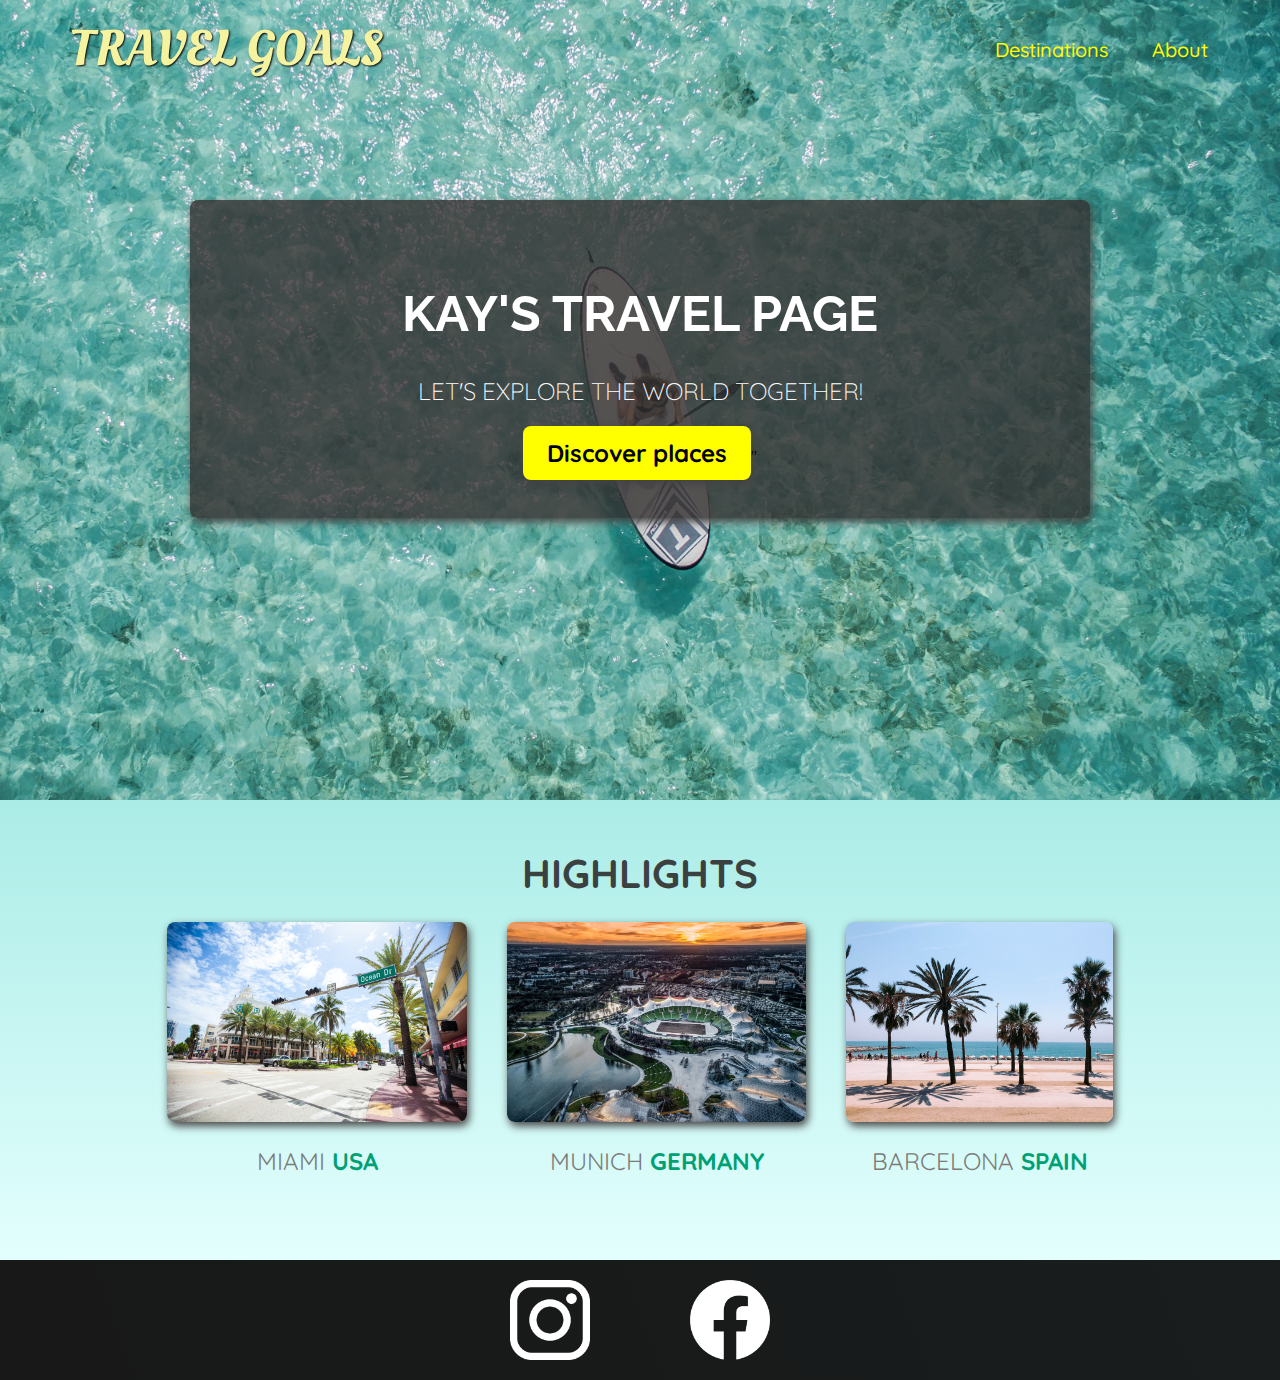
<file: index.html>
<!DOCTYPE html>
<html lang="en">
  <head>
    <meta charset="UTF-8" />
    <link
      href="https://fonts.googleapis.com/css2?family=Raleway:wght@700&family=Oleo+Script:wght@700&family=Quicksand:wght@300;500;700&display=swap"
      rel="stylesheet"
    />
    <link rel="stylesheet" href="shared.css" />
    <link rel="stylesheet" href="sytles.css" />
    <title>Travel Go</title>
  </head>
  <body>
    <header>
      <div id="page-logo">
        <a href="index.html">Travel Goals</a>
      </div>
      <nav>
        <ul>
          <li><a href="places.html">Destinations</a></li>
          <li><a href="">About</a></li>
        </ul>
      </nav>
    </header>
    <main>
      <section id="hero">
        <div id="hero-content">
          <h1>Kay's Travel Page</h1>
          <p>Let's explore the world together!</p>
          <a href="places.html">Discover places</a>"
        </div>
      </section>
      <section id="highlights">
        <h2>Highlights</h2>
        <ul id="destinations">
          <li class="destination">
            <img src="images/places/miami.jpg" alt="miami" />
            <p>Miami <strong>USA</strong></p>
          </li>
          <li class="destination">
            <img src="images/places/munich.jpg" alt="munich" />
            <p>Munich <strong>Germany</strong></p>
          </li>
          <li class="destination">
            <img src="images/places/barcelona.jpg" alt="barcelona" />
            <p>Barcelona <strong>Spain</strong></p>
          </li>
        </ul>
      </section>
    </main>
    <footer>
      <ul>
        <li>
          <a href="https://www.instagram.com">
            <img src="images/icons/insta.png" alt="instagram" />
          </a>
        </li>
        <li>
          <a href="https://www.facebook.com">
            <img src="images/icons/facebook.png" alt="facebook" />
          </a>
        </li>
      </ul>
    </footer>
  </body>
</html>
</file>
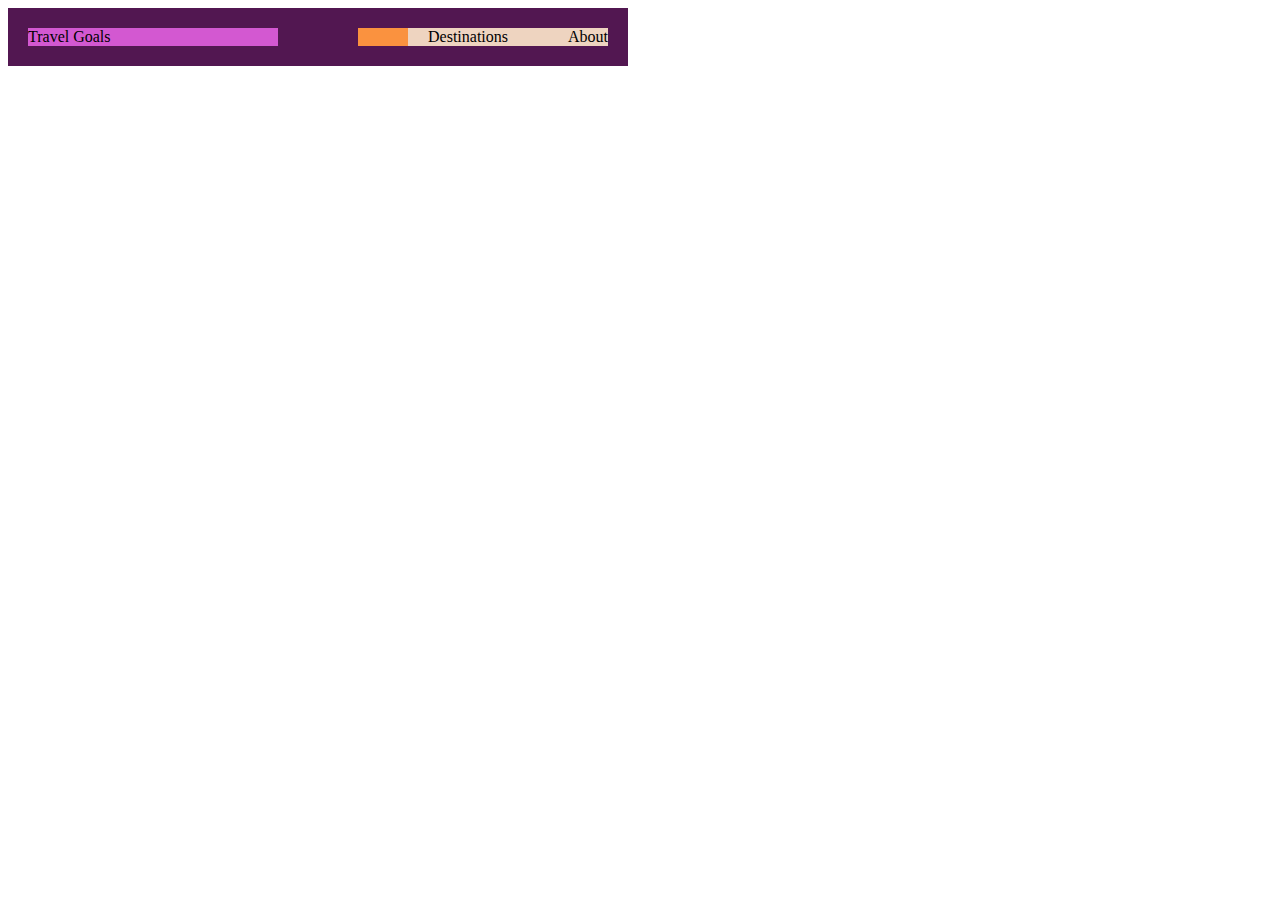
<file: Navigator/index.html>
<!DOCTYPE html>
<html lang="en">
  <head>
    <meta charset="UTF-8" />
    <link rel="stylesheet" href="styles.css" />
    <title>Flexbox</title>
  </head>
  <body>
    <header id="container">
      <div>
        <p>Travel Goals</p>
      </div>
      <nav>
        <ul>
          <li>Destinations</li>
          <li>About</li>
        </ul>
      </nav>
    </header>
  </body>
</html>
</file>
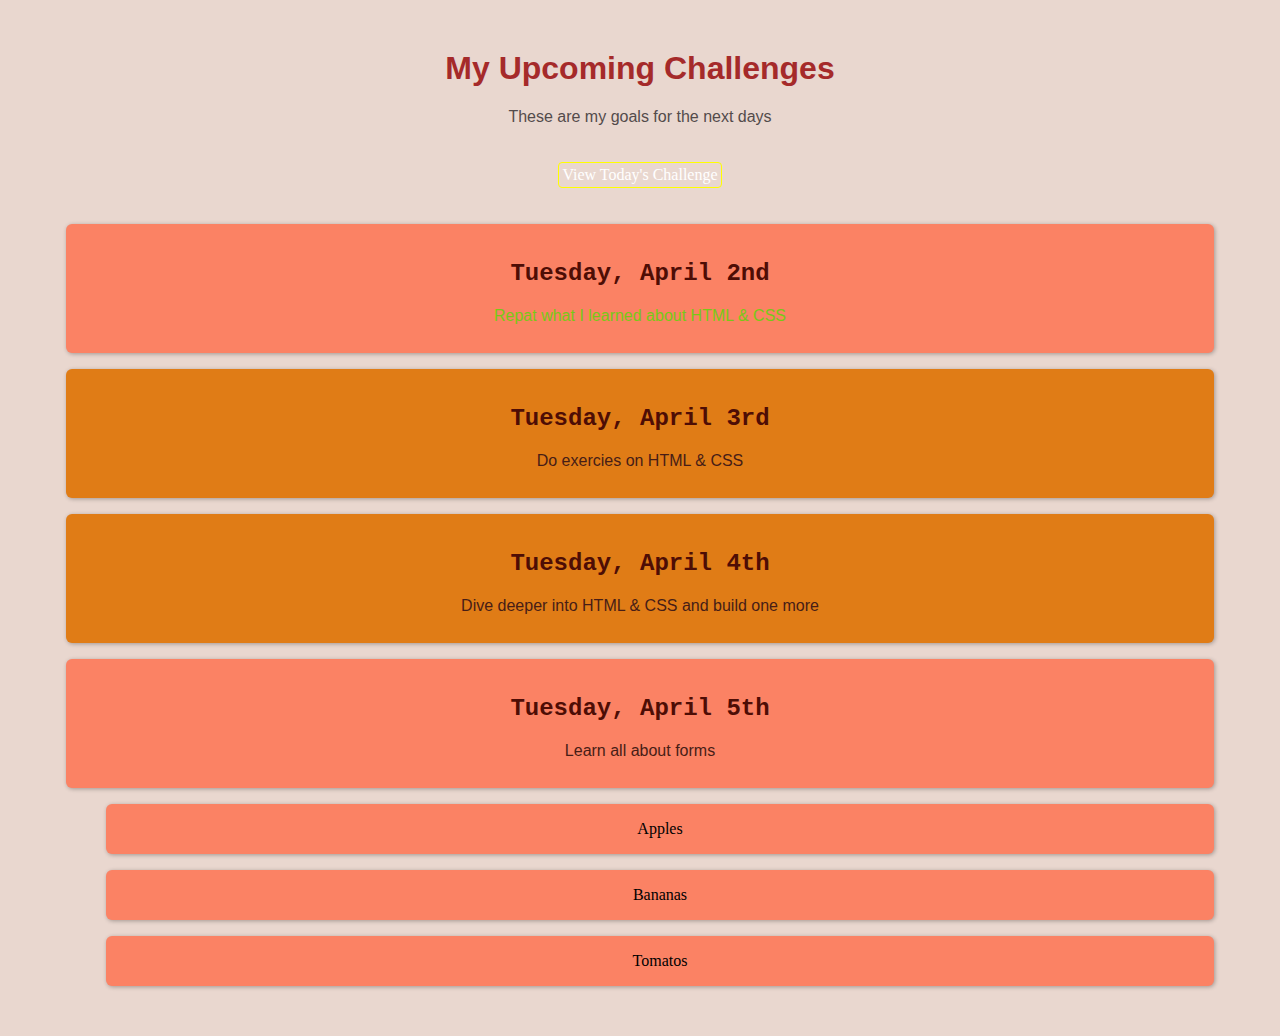
<file: full-week.html>
<!DOCTYPE html>
<html lang="en">
  <head>
    <meta charset="UTF-8" />
    <meta name="viewport" content="width=device-width, initial-scale=1.0" />
    <title>My Upcoming Challenge</title>
    <link href="styles/shared.css" rel="stylesheet" />
    <link href="styles/full-week.css" rel="stylesheet" />
  </head>
  <body>
    <header>
      <h1>My Upcoming Challenges</h1>
      <p id="description">These are my goals for the next days</p>
      <a href="index.html">View Today's Challenge</a>
    </header>
    <main>
      <ol>
        <li>
          <h2>Tuesday, April 2nd</h2>
          <p class="daily-goal">Repat what I learned about HTML & CSS</p>
        </li>
        <li class="highlight-goal">
          <h2>Tuesday, April 3rd</h2>
          <p>Do exercies on HTML & CSS</p>
        </li>
        <li class="highlight-goal">
          <h2>Tuesday, April 4th</h2>
          <p>Dive deeper into HTML & CSS and build one more</p>
        </li>
        <li>
          <h2>Tuesday, April 5th</h2>
          <p>Learn all about forms</p>
        </li>
      </ol>
    </main>
    <footer>
      <ul>
        <li>Apples</li>
        <li>Bananas</li>
        <li>Tomatos</li>
      </ul>
    </footer>
  </body>
</html>
</file>
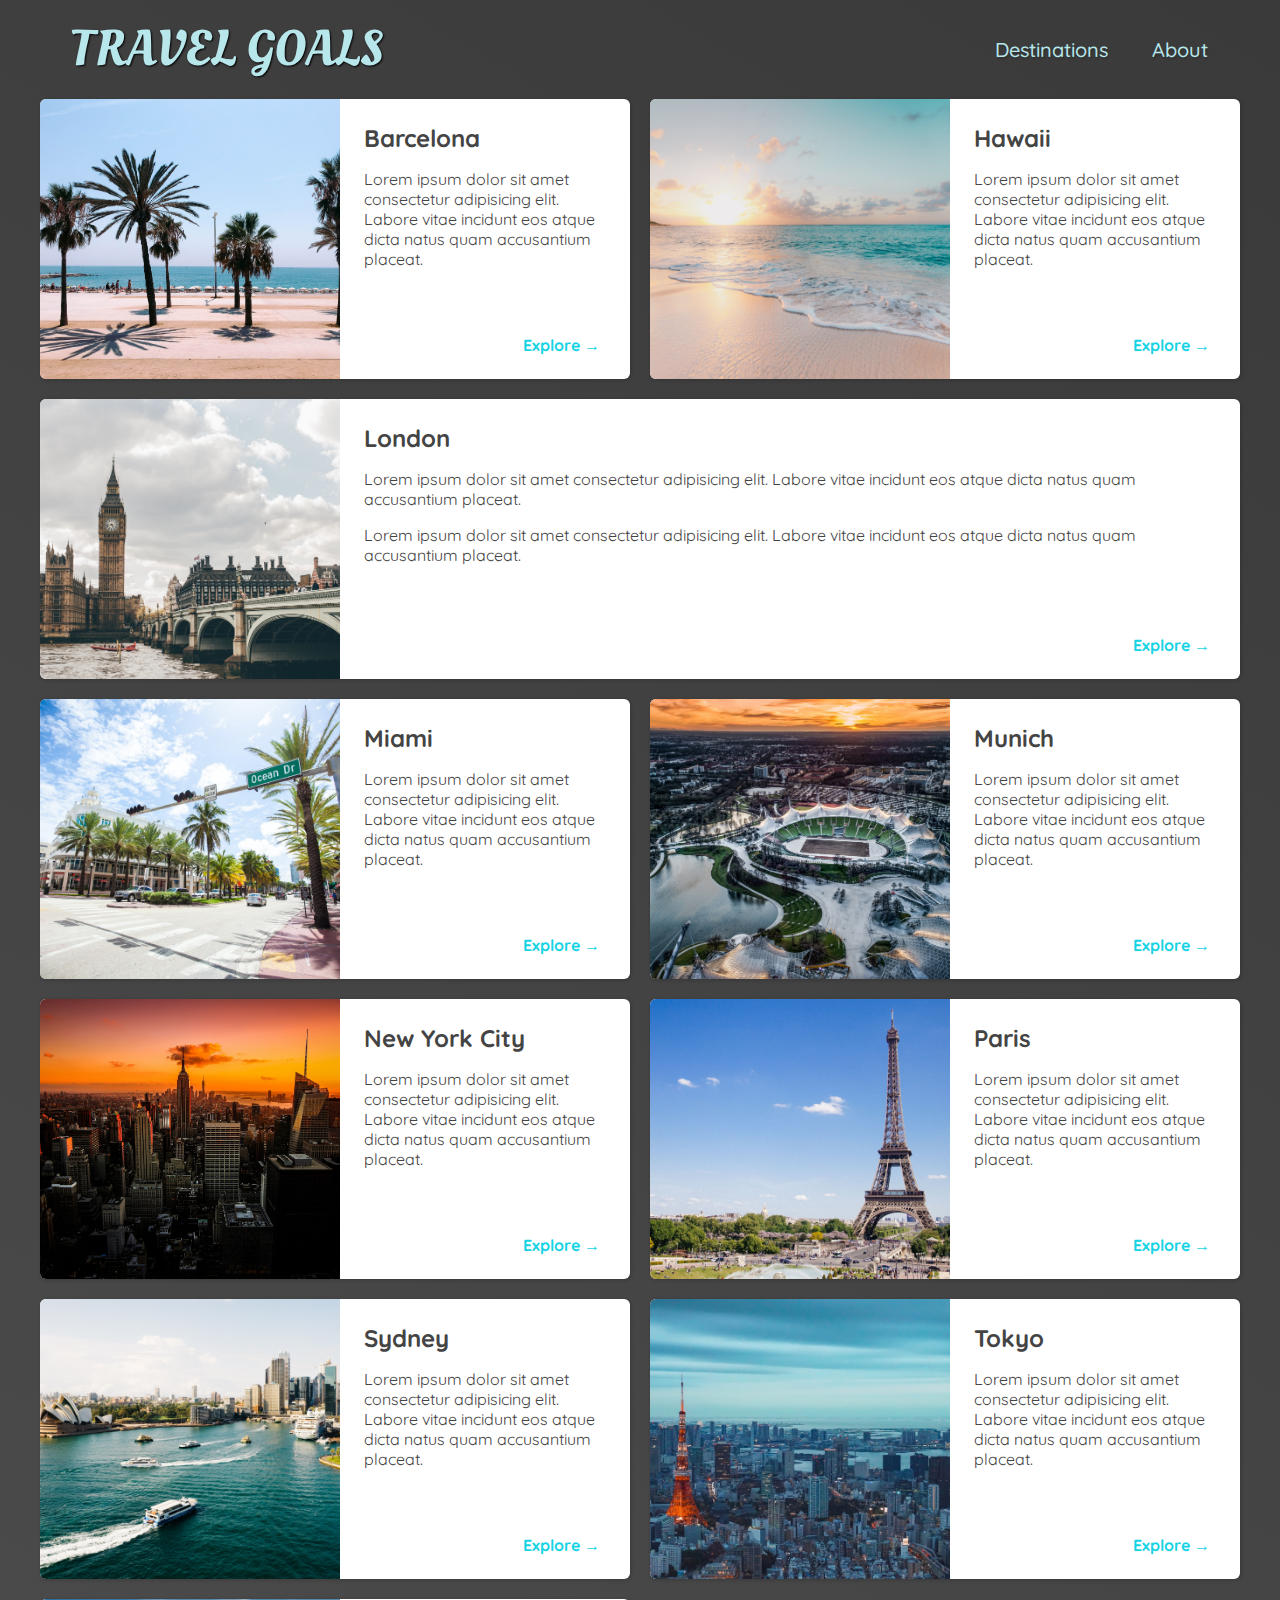
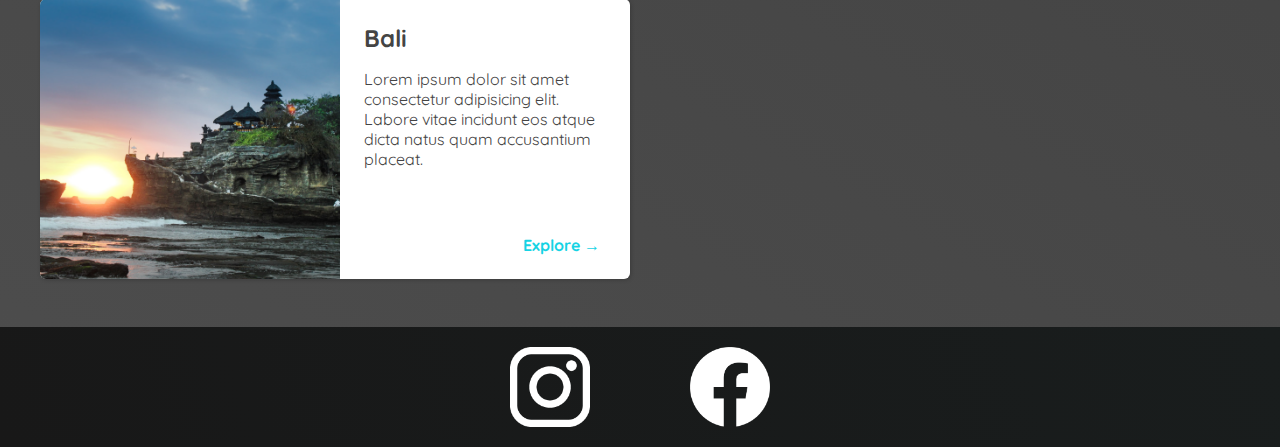
<file: places.html>
<!DOCTYPE html>
<html lang="en">
  <head>
    <meta charset="UTF-8" />
    <link
      href="https://fonts.googleapis.com/css2?family=Raleway:wght@700&family=Oleo+Script:wght@700&family=Quicksand:wght@300;500;700&display=swap"
      rel="stylesheet"
    />
    <link rel="stylesheet" href="shared.css" />
    <link rel="stylesheet" href="place.css" />
    <title>Travel Go</title>
  </head>
  <body>
    <header>
      <div id="page-logo">
        <a href="index.html">Travel Goals</a>
      </div>
      <nav>
        <ul>
          <li><a href="places.html">Destinations</a></li>
          <li><a href="">About</a></li>
        </ul>
      </nav>
    </header>
    <main>
		<ul>
        <li>
          <img src="images/places/barcelona.jpg" alt="City of Barcelona" />
          <div class="item-content">
            <div>
              <h2>Barcelona</h2>
              <p>
                Lorem ipsum dolor sit amet consectetur adipisicing elit. Labore
                vitae incidunt eos atque dicta natus quam accusantium placeat.
              </p>
            </div>
            <div class="actions">
              <a href="https://en.wikipedia.org/wiki/Barcelona">Explore &#x2192</a>
            </div>
          </div>
        </li>
        <li>
          <img src="images/places/hawaii.jpg" alt="Hawaii beach" />
          <div class="item-content">
            <div>
              <h2>Hawaii</h2>
              <p>
                Lorem ipsum dolor sit amet consectetur adipisicing elit. Labore
                vitae incidunt eos atque dicta natus quam accusantium placeat.
              </p>
            </div>
            <div class="actions">
              <a href="hhttps://en.wikipedia.org/wiki/Hawaii">Explore &#x2192</a>
            </div>
          </div>
        </li>
        <li>
          <img src="images/places/london.jpg" alt="London city" />
          <div class="item-content">
            <div>
              <h2>London</h2>
              <p>
                Lorem ipsum dolor sit amet consectetur adipisicing elit. Labore
                vitae incidunt eos atque dicta natus quam accusantium placeat.
              </p>
              <p>
                Lorem ipsum dolor sit amet consectetur adipisicing elit. Labore
                vitae incidunt eos atque dicta natus quam accusantium placeat.
              </p>
            </div>
            <div class="actions">
              <a href="https://en.wikipedia.org/wiki/London">Explore &#x2192</a>
            </div>
          </div>
        </li>
        <li>
          <img src="images/places/miami.jpg" alt="Miami streets" />
          <div class="item-content">
            <div>
              <h2>Miami</h2>
              <p>
                Lorem ipsum dolor sit amet consectetur adipisicing elit. Labore
                vitae incidunt eos atque dicta natus quam accusantium placeat.
              </p>
            </div>
            <div class="actions">
              <a href="https://en.wikipedia.org/wiki/Miami">Explore &#x2192</a>
            </div>
          </div>
        </li>
        <li>
          <img src="images/places/munich.jpg" alt="Munich football stadium" />
          <div class="item-content">
            <div>
              <h2>Munich</h2>
              <p>
                Lorem ipsum dolor sit amet consectetur adipisicing elit. Labore
                vitae incidunt eos atque dicta natus quam accusantium placeat.
              </p>
            </div>
            <div class="actions">
              <a href="https://en.wikipedia.org/wiki/Munich">Explore &#x2192</a>
            </div>
          </div>
        </li>
        <li>
          <img src="images/places/new-york-city.jpg" alt="New York City skyline" />
          <div class="item-content">
            <div>
              <h2>New York City</h2>
              <p>
                Lorem ipsum dolor sit amet consectetur adipisicing elit. Labore
                vitae incidunt eos atque dicta natus quam accusantium placeat.
              </p>
            </div>
            <div class="actions">
              <a href="https://en.wikipedia.org/wiki/New_York_City"
                >Explore &#x2192</a
              >
            </div>
          </div>
        </li>
        <li>
          <img src="images/places/paris.jpg" alt="Paris city" />
          <div class="item-content">
            <div>
              <h2>Paris</h2>
              <p>
                Lorem ipsum dolor sit amet consectetur adipisicing elit. Labore
                vitae incidunt eos atque dicta natus quam accusantium placeat.
              </p>
            </div>
            <div class="actions">
              <a href="https://en.wikipedia.org/wiki/Paris">Explore &#x2192</a>
            </div>
          </div>
        </li>
        <li>
          <img src="images/places/sydney.jpg" alt="Sydney beach" />
          <div class="item-content">
            <div>
              <h2>Sydney</h2>
              <p>
                Lorem ipsum dolor sit amet consectetur adipisicing elit. Labore
                vitae incidunt eos atque dicta natus quam accusantium placeat.
              </p>
            </div>
            <div class="actions">
              <a href="https://en.wikipedia.org/wiki/Sydney">Explore &#x2192</a>
            </div>
          </div>
        </li>
        <li>
          <img src="images/places/tokyo.jpg" alt="Tokyo skyline" />
          <div class="item-content">
            <div>
              <h2>Tokyo</h2>
              <p>
                Lorem ipsum dolor sit amet consectetur adipisicing elit. Labore
                vitae incidunt eos atque dicta natus quam accusantium placeat.
              </p>
            </div>
            <div class="actions">
              <a href="https://en.wikipedia.org/wiki/Tokyo">Explore &#x2192</a>
            </div>
          </div>
        </li>
        <li>
          <img src="images/places/bali.jpg" alt="Bali beach" />
          <div class="item-content">
            <div>
              <h2>Bali</h2>
              <p>
                Lorem ipsum dolor sit amet consectetur adipisicing elit. Labore
                vitae incidunt eos atque dicta natus quam accusantium placeat.
              </p>
            </div>
            <div class="actions">
              <a href="https://en.wikipedia.org/wiki/Bali">Explore &#x2192</a>
            </div>
          </div>
        </li>
      </ul>
	</main>
    <footer>
      <ul>
        <li>
          <a href="https://www.instagram.com">
            <img src="images/icons/insta.png" alt="instagram" />
          </a>
        </li>
        <li>
          <a href="https://www.facebook.com">
            <img src="images/icons/facebook.png" alt="facebook" />
          </a>
        </li>
      </ul>
    </footer>
  </body>
</html>
</file>
<file: shared.css>
body {
  font-family: "Quicksand", sans-serif;
  margin: 0;
}
header {
  display: flex;
  justify-content: space-between;
  align-items: center;
  padding: 15px 60px;
  position: absolute;
  width: 100%;
  box-sizing: border-box;
}
ul {
  list-style: none;
  margin: 0;
  padding: 0;
}
header ul {
  display: flex;
}
header li {
  margin-left: 20px;
}
#page-logo a {
  padding: 10px;
  font-family: "Oleo script", sans-serif;
  color: rgb(245, 243, 160);
  font-size: 50px;
  text-decoration: none;
  text-transform: uppercase;
  text-shadow: 1px 1px 2px rgb(0, 0, 0);
}
header a {
  color: rgb(255, 251, 0);
  text-decoration: none;
  font-size: 20px;
  padding: 12px;
  text-shadow: 1px 2px 2px rgba(0, 0, 0, 0.2);
  font-weight: 500;
  border-radius: 8px;
}
header nav a:hover {
  color: rgb(77, 77, 77);
  background-color: rgb(255, 251, 0);
}
footer {
  background: linear-gradient(70deg, rgb(24, 24, 24), rgb(25, 29, 29));
  padding: 20px 10px;
}
footer ul {
  display: flex;
  /* text-align: center; */
  /* align-items: center; */
  justify-content: center;
}
footer li {
  width: 80px;
  height: 80px;
  margin: 0 50px;
}
footer img {
  width: 100%;
  height: 100%;
}
</file>
<file: sytles.css>
#hero {
  height: 800px;
  background-image: url("images/places/ocean.jpg");
  background-position: center;
  background-size: cover;
}
#hero-content {
  width: 900px;
  background-color: rgba(51, 47, 47, 0.8);
  box-shadow: 2px 4px 8px rgb(68, 67, 67);
  border-radius: 8px;
  text-align: center;
  padding: 50px 0;
  margin: 0 auto;
  position: relative;
  top: 200px;
}
#hero-content h1 {
  color: white;
  text-transform: uppercase;
  font-size: 50px;
  font-family: "Raleway", sans-serif;
}
#hero-content p {
  color: white;
  text-transform: uppercase;
  font-size: 24px;
  font-weight: 300;
  margin-bottom: 32px;
}
#hero-content a {
  text-decoration: none;
  background-color: rgb(255, 255, 0);
  padding: 12px 24px;
  color: black;
  font-size: 24px;
  font-weight: bold;
  border-radius: 8px;
  box-shadow: 2px 4px 8px rgb(68, 67, 67);
}
#hero-content a:hover {
  background-color: rgb(255, 238, 0);
}
#highlights h2 {
  text-transform: uppercase;
  text-align: center;
  font-size: 40px;
  color : rgb(59, 65, 64);
  margin :24px 0;
}
#highlights {
  padding: 24px;
  background: linear-gradient(0deg, rgb(227, 255, 253), rgb(171, 236, 231));
  /* background-color: rgb(227, 255, 253); */
}
#destinations {
  display: flex;
  width: 90%;
  margin: auto;
  margin-bottom: 40px;
  justify-content: center;
}
.destination {
  margin: 0 20px;
}
.destination p {
  text-align: center;
  text-transform: uppercase;
  font-size: 24px;
  color: rgb(124, 123, 123);
  margin: 20px 0;
}
.destination img {
  height: 200px;
  width: 100%;
  box-shadow: 2px 4px 8px rgb(68, 67, 67);
  border-radius: 8px;
  object-fit: cover;
}
.destination strong {
  color: rgb(0, 160, 117);
}
</file>
<file: Navigator/styles.css>
#container {
	background-color: rgb(82, 23, 81);
	padding: 10px;
	width: 600px;
	display: flex;
	align-items: center;
	justify-content: space-between; /*justify-content: space-evenly; space를 어디에 나눌지 */
	/* flex-flow = flex-direction + flex-wrap */
	/* flex-direction: row; */
	/* flex-wrap: wrap; */
  }
  
  p {
	background-color: rgb(211, 88, 209);
	margin: 10px;
	width: 250px;
  }
  
  ul {
	background-color: rgb(250, 146, 63);
	list-style: none;
	width: 250px;
	margin: 10px;
	padding: 0;
	display: flex;
	justify-content: flex-end;
  }
  
  li {
	background-color: rgb(238, 212, 192);
	width: 100px;
	text-align: right;
  }
</file>
<file: styles/shared.css>
body {
	text-align: center;
	background-color: rgb(233, 215, 207);
	margin : 50px;
  }
  img {
	width: 200px;
	height: 200px;
	border-radius: 100px;
  }
  h1 {
	font-family: "Rubik Broken Fax";
	text-align: center;
	color: brown;
  }
  p {
	font-family: sans-serif;
  }
  a {
	color: white;
	text-decoration: none;
	border-radius: 4px;
  }
  a:hover {
	text-decoration: underline;
  }
  #todays-challenge {
	color: rgb(170, 96, 83);
	font-weight: bold;
	font-size: 18px;
  }
</file>
<file: styles/full-week.css>
body {
  text-align: center;
  background-color: rgb(233, 215, 207);
  margin: 50px;
}
img {
  width: 200px;
  height: 200px;
  border-radius: 100px;
}
h1 {
  font-family: "Rubik Broken Fax", sans-serif;
  text-align: center;
  color: brown;
  /* margin: 10px; */
}
header {
  margin-bottom: 36px;
}
/* header p {
  margin-bottom: 36px;
} */
h2 {
  color: rgb(78, 13, 5);
  font-family: "Courier New", Courier, monospace;
}
main p {
  margin:12px;
  color: rgb(71, 29, 22);
}
.daily-goal {
  margin:12px;
  color: rgb(120, 200, 22);
}
.highlight-goal {
  background-color: rgb(224, 124, 22);
}
p {
  font-family: sans-serif;
  text-align: center;
  color: rgb(83, 75, 75);
}
a {
  padding: 3px;
  color: white;
  border: 1px solid rgb(255, 255, 0);
  border-radius: 4px;
  text-decoration: none;
  display : inline-block;
}
a:hover {
  text-decoration: underline;
  background-color: rgb(0, 12, 90);
}
#description {
  margin-bottom: 36px;
}
ol {
  list-style: none;x
  width: 500px;
  margin: 36px auto 0 auto;
  padding: 0;
}
li {
  padding: 16px;
  list-style: none;
  background-color: rgb(251, 130, 100);
  border-radius: 6px;
  margin: 16px;
  box-shadow: 1px 1px 4px rgba(0, 0, 0, 0.3);
}
</file>
<file: place.css>
body {
  background: linear-gradient(30deg, rgb(77, 77, 77), rgb(58, 58, 58));
  color: rgb(68, 68, 68);
}
#page-logo a {
  color: rgb(183, 230, 235);
}
header {
  position: static;
}
header a {
  color: rgb(183, 230, 235);
}
header nav a:hover {
  background-color: rgb(183, 230, 235);
  color: (59, 59, 59);
}
main ul {
  width: 1200px;
  margin: 0 auto 48px auto;
  /* display: flex;
  flex-wrap: wrap; */
  display: grid;
  grid-template-columns: 1fr 1fr;
  gap: 20px 20px;
}
li:nth-of-type(3) {
  grid-column: 1 / 3;
}
main li {
  display: flex;
  background-color: white;
  box-shadow: 1px 1px 4px rgba(0, 0, 0, 0.2);
  border-radius: 6px;
  overflow: hidden;
}
main li img {
  width: 300px;
  height: 280px;
  object-fit: cover;
}
.item-content {
  padding: 24px;
  display: flex;
  flex-direction: column;
  justify-content: space-between;
}
.item-content h2 {
	margin: 0;
}
.actions {
  text-align: right;
}
.actions a {
  text-decoration: none;
  padding: 6px;
  color: rgb(22, 211, 228);
  border-radius: 5px;
  font-weight: 700;
}
.actions a:hover {
  background-color: rgb(235, 253, 255);
}
</file>
